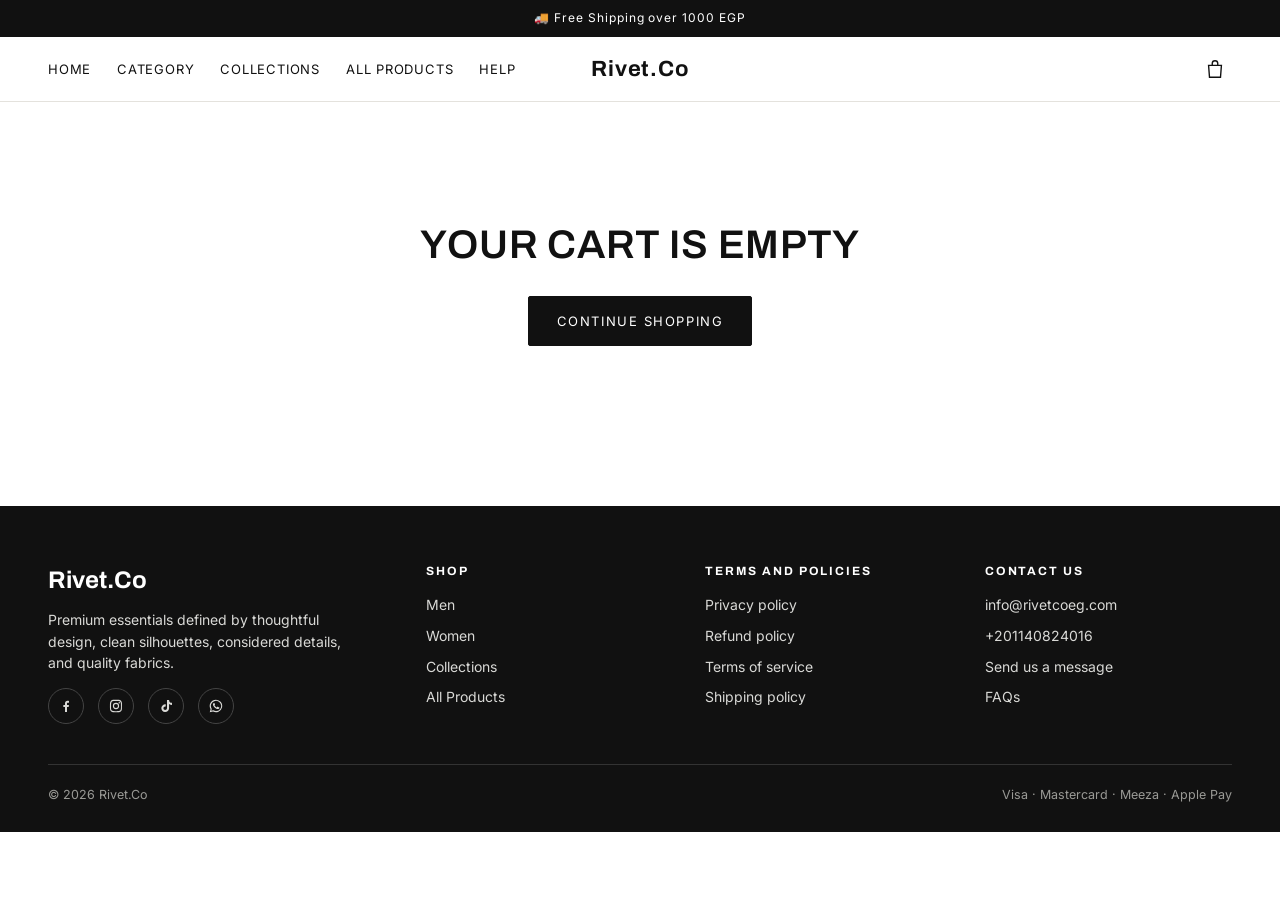
<file: cart.html>
<!doctype html>
<html lang="en">
<head>
<meta charset="utf-8">
<meta name="viewport" content="width=device-width, initial-scale=1">
<title>Your cart — Rivet.Co</title>
<meta name="description" content="Rivet.Co — premium essentials defined by thoughtful design, clean silhouettes, considered details, and quality fabrics. Shipping across Egypt.">
<meta name="theme-color" content="#111111">
<meta property="og:site_name" content="Rivet.Co">
<meta property="og:title" content="Your cart — Rivet.Co">
<link rel="icon" href="/assets/favicon.svg" type="image/svg+xml">
<link rel="preconnect" href="https://fonts.googleapis.com">
<link rel="preconnect" href="https://fonts.gstatic.com" crossorigin>
<link href="https://fonts.googleapis.com/css2?family=Archivo:wght@500;600;700&family=Inter:wght@400;500;600&display=swap" rel="stylesheet">
<link rel="stylesheet" href="/assets/css/style.css">
<meta name="robots" content="noindex">
</head>
<body data-page="cart">
<div id="chrome-top"></div>
<main id="main"><div class="loading">Loading…</div></main>
<div id="chrome-bottom"></div>
<script src="/assets/js/app.js" defer></script>
</body>
</html>
</file>
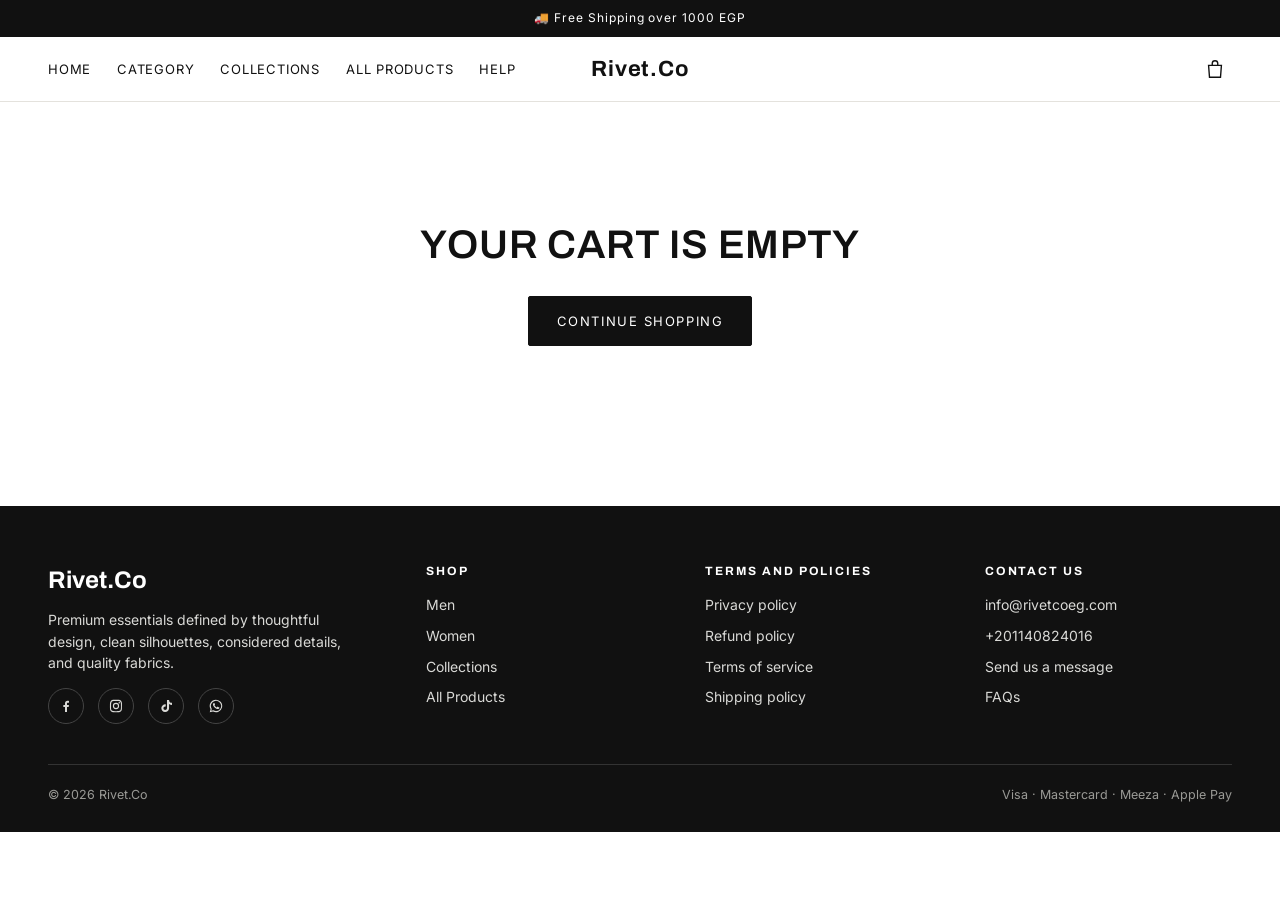
<file: checkout.html>
<!doctype html>
<html lang="en">
<head>
<meta charset="utf-8">
<meta name="viewport" content="width=device-width, initial-scale=1">
<title>Checkout — Rivet.Co</title>
<meta name="description" content="Rivet.Co — premium essentials defined by thoughtful design, clean silhouettes, considered details, and quality fabrics. Shipping across Egypt.">
<meta name="theme-color" content="#111111">
<meta property="og:site_name" content="Rivet.Co">
<meta property="og:title" content="Checkout — Rivet.Co">
<link rel="icon" href="/assets/favicon.svg" type="image/svg+xml">
<link rel="preconnect" href="https://fonts.googleapis.com">
<link rel="preconnect" href="https://fonts.gstatic.com" crossorigin>
<link href="https://fonts.googleapis.com/css2?family=Archivo:wght@500;600;700&family=Inter:wght@400;500;600&display=swap" rel="stylesheet">
<link rel="stylesheet" href="/assets/css/style.css">
<meta name="robots" content="noindex">
</head>
<body data-page="checkout">
<div id="chrome-top"></div>
<main id="main"><div class="loading">Loading…</div></main>
<div id="chrome-bottom"></div>
<script src="/assets/js/app.js" defer></script>
</body>
</html>
</file>
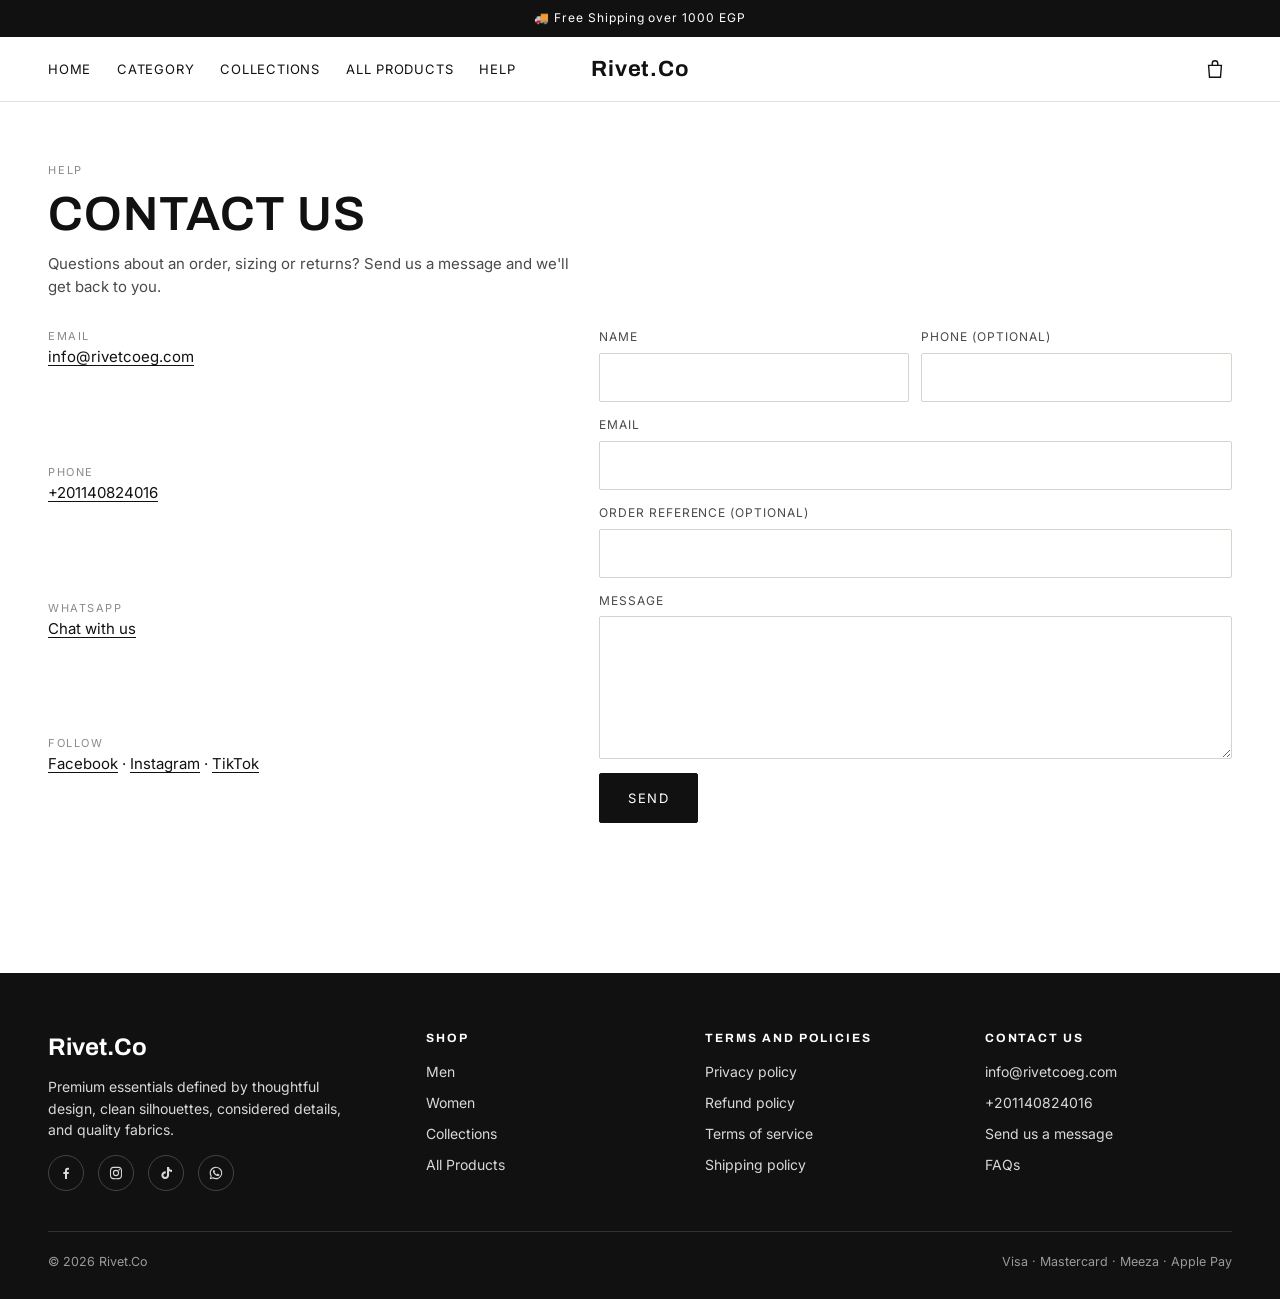
<file: contact.html>
<!doctype html>
<html lang="en">
<head>
<meta charset="utf-8">
<meta name="viewport" content="width=device-width, initial-scale=1">
<title>Contact us — Rivet.Co</title>
<meta name="description" content="Rivet.Co — premium essentials defined by thoughtful design, clean silhouettes, considered details, and quality fabrics. Shipping across Egypt.">
<meta name="theme-color" content="#111111">
<meta property="og:site_name" content="Rivet.Co">
<meta property="og:title" content="Contact us — Rivet.Co">
<link rel="icon" href="/assets/favicon.svg" type="image/svg+xml">
<link rel="preconnect" href="https://fonts.googleapis.com">
<link rel="preconnect" href="https://fonts.gstatic.com" crossorigin>
<link href="https://fonts.googleapis.com/css2?family=Archivo:wght@500;600;700&family=Inter:wght@400;500;600&display=swap" rel="stylesheet">
<link rel="stylesheet" href="/assets/css/style.css">
</head>
<body data-page="contact">
<div id="chrome-top"></div>
<main id="main">
<div class="container">
  <div class="page-title"><div class="eyebrow">Help</div><h1>Contact us</h1><p>Questions about an order, sizing or returns? Send us a message and we'll get back to you.</p></div>
  <div class="contact-grid">
    <ul class="contact-list" id="contact-list"></ul>
    <form id="contact-form" name="contact" method="POST" data-netlify="true" netlify-honeypot="company" novalidate>
      <input type="hidden" name="form-name" value="contact">
      <p class="visually-hidden"><label>Leave this empty <input name="company"></label></p>
      <div class="two">
        <div class="field"><label for="c-name">Name</label><input id="c-name" name="name" autocomplete="name" required></div>
        <div class="field"><label for="c-phone">Phone (optional)</label><input id="c-phone" name="phone" type="tel" autocomplete="tel"></div>
      </div>
      <div class="field"><label for="c-email">Email</label><input id="c-email" name="email" type="email" autocomplete="email" required></div>
      <div class="field"><label for="c-order">Order reference (optional)</label><input id="c-order" name="order"></div>
      <div class="field"><label for="c-msg">Message</label><textarea id="c-msg" name="message" rows="5" required></textarea></div>
      <button class="btn" type="submit">Send</button>
      <div class="form-msg" id="contact-msg" aria-live="polite"></div>
    </form>
  </div>
</div></main>
<div id="chrome-bottom"></div>
<script src="/assets/js/app.js" defer></script>
</body>
</html>
</file>
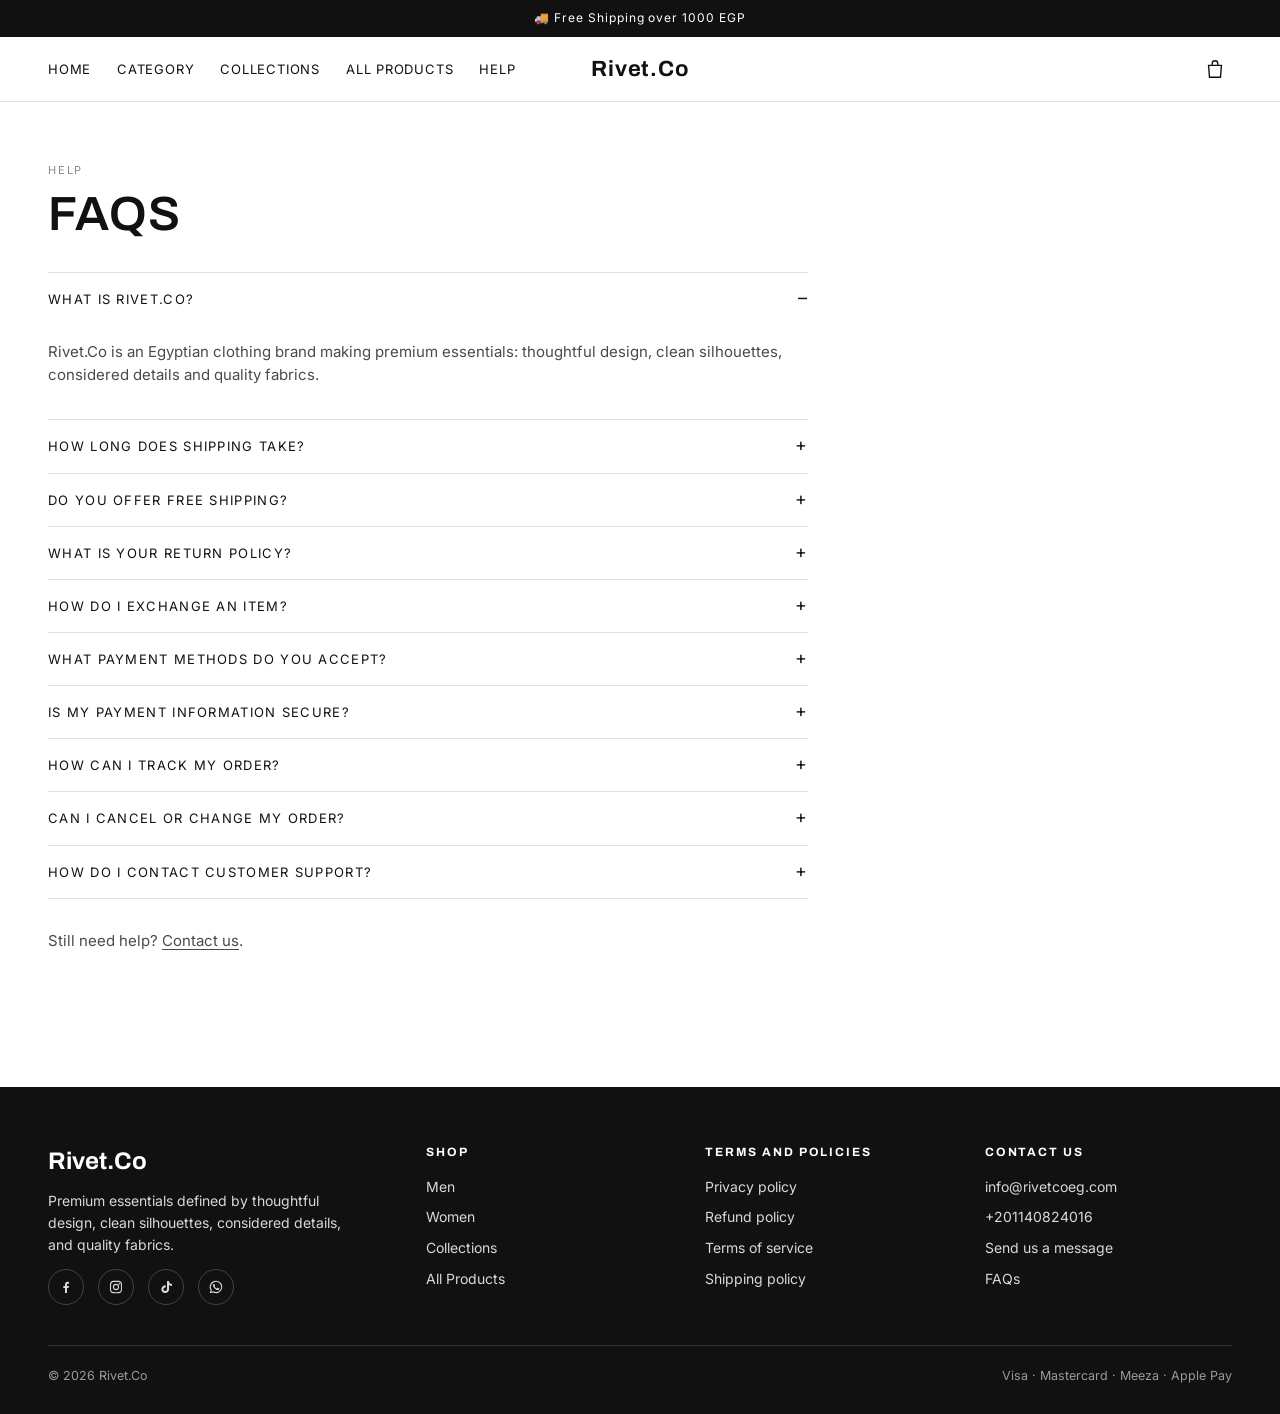
<file: faq.html>
<!doctype html>
<html lang="en">
<head>
<meta charset="utf-8">
<meta name="viewport" content="width=device-width, initial-scale=1">
<title>FAQs — Rivet.Co</title>
<meta name="description" content="Rivet.Co — premium essentials defined by thoughtful design, clean silhouettes, considered details, and quality fabrics. Shipping across Egypt.">
<meta name="theme-color" content="#111111">
<meta property="og:site_name" content="Rivet.Co">
<meta property="og:title" content="FAQs — Rivet.Co">
<link rel="icon" href="/assets/favicon.svg" type="image/svg+xml">
<link rel="preconnect" href="https://fonts.googleapis.com">
<link rel="preconnect" href="https://fonts.gstatic.com" crossorigin>
<link href="https://fonts.googleapis.com/css2?family=Archivo:wght@500;600;700&family=Inter:wght@400;500;600&display=swap" rel="stylesheet">
<link rel="stylesheet" href="/assets/css/style.css">
</head>
<body data-page="faq">
<div id="chrome-top"></div>
<main id="main"><div class="loading">Loading…</div></main>
<div id="chrome-bottom"></div>
<script src="/assets/js/app.js" defer></script>
</body>
</html>
</file>
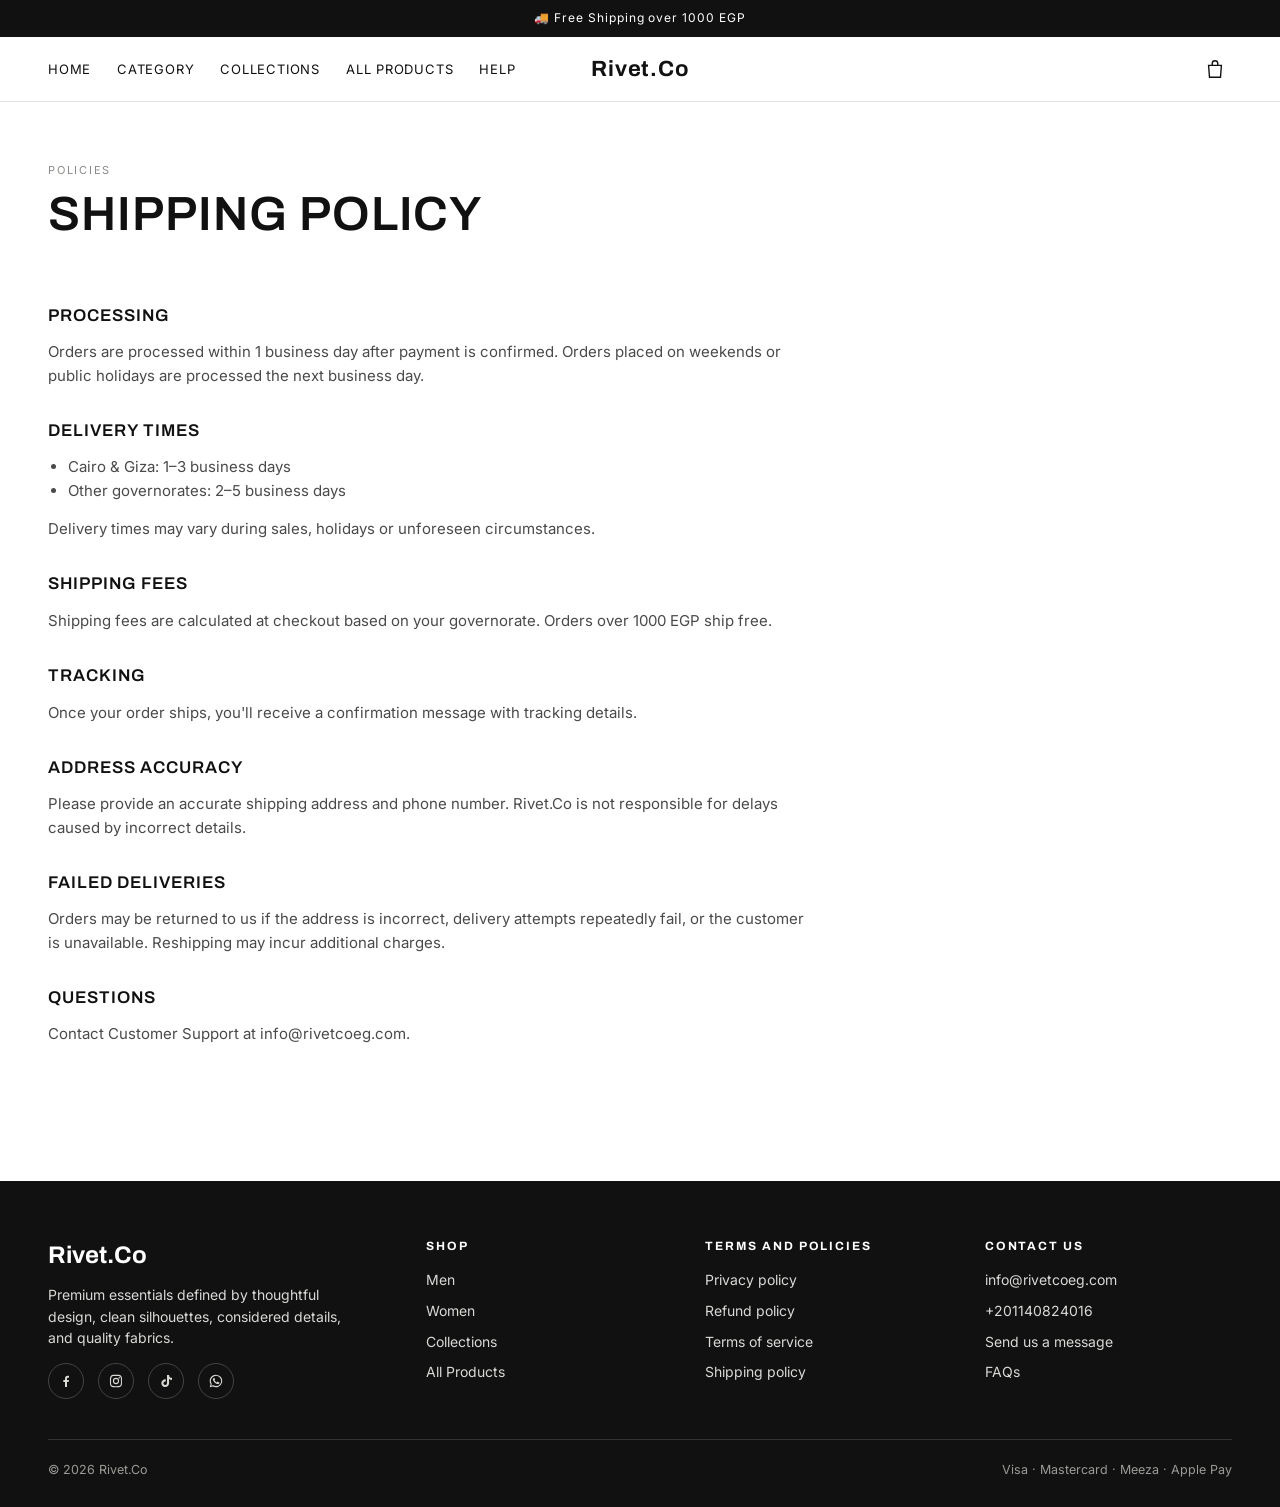
<file: policy.html>
<!doctype html>
<html lang="en">
<head>
<meta charset="utf-8">
<meta name="viewport" content="width=device-width, initial-scale=1">
<title>Policies — Rivet.Co</title>
<meta name="description" content="Rivet.Co — premium essentials defined by thoughtful design, clean silhouettes, considered details, and quality fabrics. Shipping across Egypt.">
<meta name="theme-color" content="#111111">
<meta property="og:site_name" content="Rivet.Co">
<meta property="og:title" content="Policies — Rivet.Co">
<link rel="icon" href="/assets/favicon.svg" type="image/svg+xml">
<link rel="preconnect" href="https://fonts.googleapis.com">
<link rel="preconnect" href="https://fonts.gstatic.com" crossorigin>
<link href="https://fonts.googleapis.com/css2?family=Archivo:wght@500;600;700&family=Inter:wght@400;500;600&display=swap" rel="stylesheet">
<link rel="stylesheet" href="/assets/css/style.css">
</head>
<body data-page="policy">
<div id="chrome-top"></div>
<main id="main"><div class="loading">Loading…</div></main>
<div id="chrome-bottom"></div>
<script src="/assets/js/app.js" defer></script>
</body>
</html>
</file>
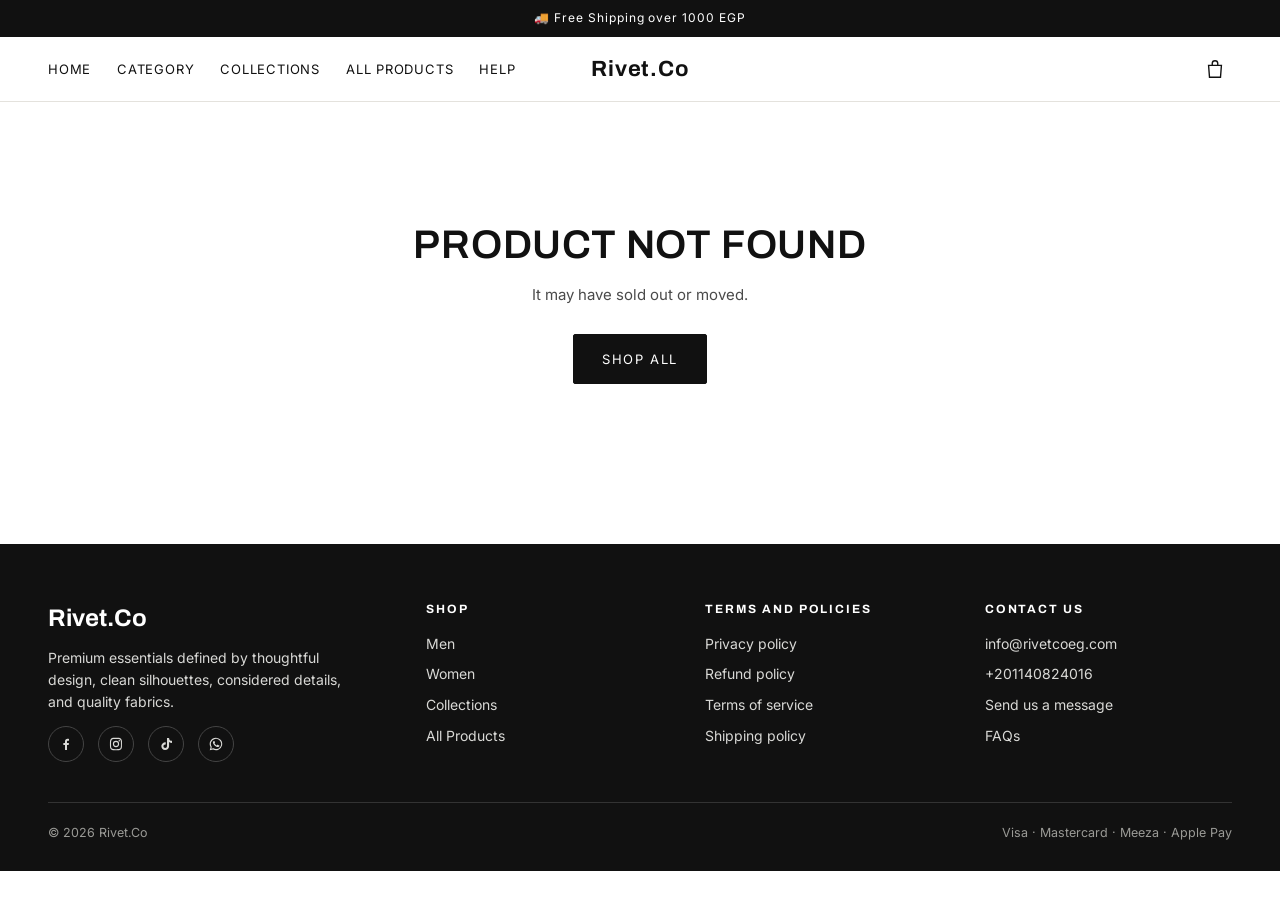
<file: product.html>
<!doctype html>
<html lang="en">
<head>
<meta charset="utf-8">
<meta name="viewport" content="width=device-width, initial-scale=1">
<title>Rivet.Co</title>
<meta name="description" content="Rivet.Co — premium essentials defined by thoughtful design, clean silhouettes, considered details, and quality fabrics. Shipping across Egypt.">
<meta name="theme-color" content="#111111">
<meta property="og:site_name" content="Rivet.Co">
<meta property="og:title" content="Rivet.Co">
<link rel="icon" href="/assets/favicon.svg" type="image/svg+xml">
<link rel="preconnect" href="https://fonts.googleapis.com">
<link rel="preconnect" href="https://fonts.gstatic.com" crossorigin>
<link href="https://fonts.googleapis.com/css2?family=Archivo:wght@500;600;700&family=Inter:wght@400;500;600&display=swap" rel="stylesheet">
<link rel="stylesheet" href="/assets/css/style.css">
</head>
<body data-page="product">
<div id="chrome-top"></div>
<main id="main"><div class="loading">Loading…</div></main>
<div id="chrome-bottom"></div>
<script src="/assets/js/app.js" defer></script>
</body>
</html>
</file>
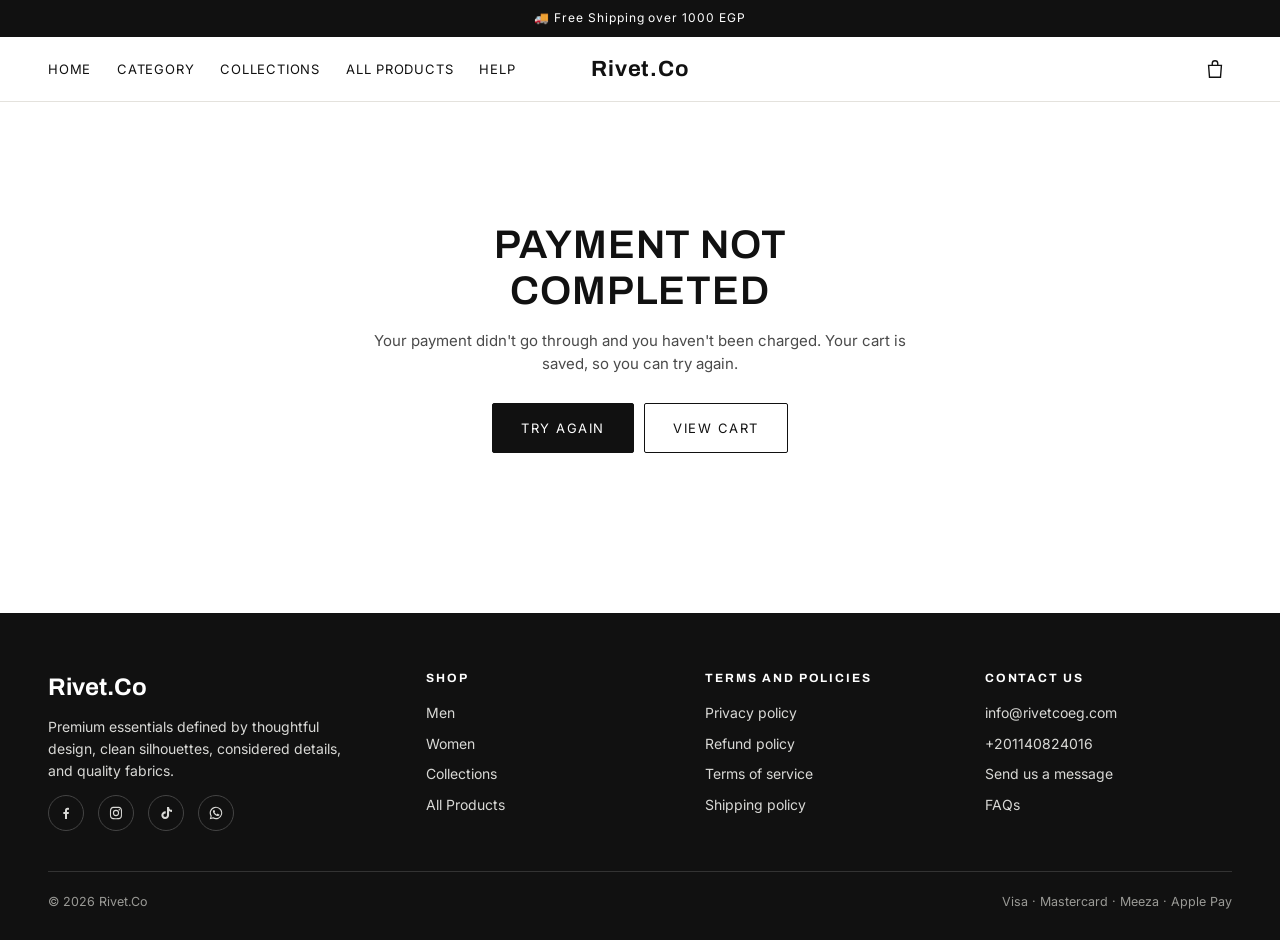
<file: thank-you.html>
<!doctype html>
<html lang="en">
<head>
<meta charset="utf-8">
<meta name="viewport" content="width=device-width, initial-scale=1">
<title>Order status — Rivet.Co</title>
<meta name="description" content="Rivet.Co — premium essentials defined by thoughtful design, clean silhouettes, considered details, and quality fabrics. Shipping across Egypt.">
<meta name="theme-color" content="#111111">
<meta property="og:site_name" content="Rivet.Co">
<meta property="og:title" content="Order status — Rivet.Co">
<link rel="icon" href="/assets/favicon.svg" type="image/svg+xml">
<link rel="preconnect" href="https://fonts.googleapis.com">
<link rel="preconnect" href="https://fonts.gstatic.com" crossorigin>
<link href="https://fonts.googleapis.com/css2?family=Archivo:wght@500;600;700&family=Inter:wght@400;500;600&display=swap" rel="stylesheet">
<link rel="stylesheet" href="/assets/css/style.css">
<meta name="robots" content="noindex">
</head>
<body data-page="thank-you">
<div id="chrome-top"></div>
<main id="main"><div class="loading">Loading…</div>
<form name="paid-orders" data-netlify="true" hidden>
  <input name="order_reference"><input name="paymob_order_id"><input name="paymob_transaction_id">
  <input name="amount_egp"><input name="customer_name"><input name="phone"><input name="email">
  <input name="governorate"><input name="city"><textarea name="address"></textarea>
  <textarea name="items"></textarea><input name="shipping_egp"><textarea name="notes"></textarea>
</form></main>
<div id="chrome-bottom"></div>
<script src="/assets/js/app.js" defer></script>
</body>
</html>
</file>
<file: assets/css/style.css>
/* Rivet.Co storefront */
:root {
  --ink: #111111;
  --ink-2: #4a4a4a;
  --muted: #8a8a86;
  --line: #e4e2dd;
  --paper: #ffffff;
  --stone: #f4f2ee;
  --sale: #a3291f;
  --ok: #1f6b3a;
  --radius: 2px;
  --max: 1320px;
  --pad: clamp(16px, 4vw, 48px);
  --head: "Archivo", "Helvetica Neue", Arial, sans-serif;
  --body: "Inter", "Helvetica Neue", Arial, sans-serif;
}

*, *::before, *::after { box-sizing: border-box; }
html { -webkit-text-size-adjust: 100%; }
body {
  margin: 0;
  font-family: var(--body);
  font-size: 15px;
  line-height: 1.55;
  color: var(--ink);
  background: var(--paper);
  -webkit-font-smoothing: antialiased;
}
img { max-width: 100%; display: block; }
a { color: inherit; text-decoration: none; }
button, input, select, textarea { font: inherit; color: inherit; }
h1, h2, h3 { font-family: var(--head); font-weight: 600; letter-spacing: 0.02em; line-height: 1.15; margin: 0; }
.container { max-width: var(--max); margin: 0 auto; padding: 0 var(--pad); }
.visually-hidden { position: absolute; width: 1px; height: 1px; overflow: hidden; clip: rect(0 0 0 0); white-space: nowrap; }
.skip { position: absolute; left: -9999px; }
.skip:focus { left: 12px; top: 12px; background: var(--ink); color: #fff; padding: 8px 12px; z-index: 100; }

/* Announcement + header */
.announce {
  background: var(--ink); color: #fff; text-align: center;
  font-size: 12px; letter-spacing: 0.08em; padding: 9px 12px;
}
.site-header {
  position: sticky; top: 0; z-index: 50; background: rgba(255,255,255,0.96);
  backdrop-filter: blur(8px); border-bottom: 1px solid var(--line);
}
.header-row {
  display: grid; grid-template-columns: 1fr auto 1fr; align-items: center;
  height: 64px;
}
.logo {
  font-family: var(--head); font-weight: 700; font-size: 22px; letter-spacing: 0.04em;
  justify-self: center;
}
.nav { display: flex; align-items: center; gap: 26px; font-size: 13px; letter-spacing: 0.06em; text-transform: uppercase; }
.nav a, .nav button { padding: 6px 0; border: 0; background: none; cursor: pointer; text-transform: uppercase; letter-spacing: 0.06em; font-size: 13px; }
.nav a:hover, .nav button:hover { color: var(--ink-2); }
.nav .has-sub { position: relative; display: flex; align-items: center; }
.nav > a, .nav .has-sub > a { display: inline-block; line-height: 1.55; }
.nav .sub {
  display: none; position: absolute; top: 100%; left: -16px; min-width: 210px;
  background: #fff; border: 1px solid var(--line); padding: 10px 0; text-transform: none; letter-spacing: 0;
}
.nav .sub a { display: block; padding: 8px 16px; text-transform: none; letter-spacing: 0; font-size: 14px; }
.nav .has-sub:hover .sub, .nav .has-sub:focus-within .sub { display: block; }
.header-actions { justify-self: end; display: flex; gap: 18px; align-items: center; }
.icon-btn { background: none; border: 0; padding: 6px; cursor: pointer; display: inline-flex; align-items: center; position: relative; }
.icon-btn svg { width: 22px; height: 22px; }
.cart-count {
  position: absolute; top: -2px; right: -4px; background: var(--ink); color: #fff;
  font-size: 10px; min-width: 17px; height: 17px; border-radius: 9px; display: grid; place-items: center; padding: 0 4px;
}
.cart-count[data-n="0"] { display: none; }
.menu-toggle { display: none; }

/* Mobile drawer */
.drawer-backdrop { position: fixed; inset: 0; background: rgba(0,0,0,0.35); opacity: 0; pointer-events: none; transition: opacity .2s; z-index: 80; }
.drawer {
  position: fixed; top: 0; bottom: 0; left: 0; width: min(86vw, 360px); background: #fff; z-index: 90;
  transform: translateX(-100%); transition: transform .25s ease; padding: 20px 24px; overflow-y: auto;
}
.drawer.right { left: auto; right: 0; transform: translateX(100%); width: min(92vw, 420px); display: flex; flex-direction: column; }
body.menu-open .drawer.left, body.cart-open .drawer.right { transform: none; }
body.menu-open .drawer-backdrop, body.cart-open .drawer-backdrop { opacity: 1; pointer-events: auto; }
.drawer-head { display: flex; justify-content: space-between; align-items: center; margin-bottom: 18px; }
.drawer-head h2 { font-size: 15px; text-transform: uppercase; letter-spacing: 0.1em; }
.drawer nav a { display: block; padding: 13px 0; border-bottom: 1px solid var(--line); font-size: 15px; }
.drawer nav .group-label { margin-top: 18px; font-size: 11px; color: var(--muted); text-transform: uppercase; letter-spacing: 0.12em; }
.drawer nav .indent { padding-left: 14px; }

@media (max-width: 900px) {
  .nav { display: none; }
  .menu-toggle { display: inline-flex; }
  .header-row { height: 58px; }
}

/* Buttons */
.btn {
  display: inline-flex; align-items: center; justify-content: center; gap: 8px;
  background: var(--ink); color: #fff; border: 1px solid var(--ink);
  padding: 14px 28px; font-size: 13px; letter-spacing: 0.12em; text-transform: uppercase;
  cursor: pointer; border-radius: var(--radius); transition: background .15s, color .15s;
}
.btn:hover { background: #2a2a2a; }
.btn.ghost { background: transparent; color: var(--ink); }
.btn.ghost:hover { background: var(--ink); color: #fff; }
.btn.light { background: #fff; color: var(--ink); border-color: #fff; }
.btn.light:hover { background: transparent; color: #fff; }
.btn.block { width: 100%; }
.btn[disabled] { opacity: .45; cursor: not-allowed; }
.link-u { text-decoration: underline; text-underline-offset: 3px; }

/* Hero */
.hero { position: relative; min-height: min(88vh, 820px); display: grid; align-items: end; color: #fff; overflow: hidden; background: #2b2b2b; }
.hero img { position: absolute; inset: 0; width: 100%; height: 100%; object-fit: cover; }
.hero::after { content: ""; position: absolute; inset: 0; background: linear-gradient(180deg, rgba(0,0,0,0) 35%, rgba(0,0,0,0.55) 100%); }
.hero-copy { position: relative; z-index: 1; padding: 0 var(--pad) clamp(40px, 8vh, 90px); max-width: var(--max); margin: 0 auto; width: 100%; }
.hero h1 { font-size: clamp(34px, 6.4vw, 84px); font-weight: 700; letter-spacing: 0.01em; max-width: 12ch; }
.hero p { font-size: clamp(15px, 1.4vw, 18px); margin: 14px 0 26px; opacity: .92; }

/* Sections */
.section { padding: clamp(48px, 8vw, 96px) 0; }
.section.tight { padding: clamp(32px, 5vw, 56px) 0; }
.section-head { display: flex; justify-content: space-between; align-items: end; gap: 16px; margin-bottom: 28px; }
.section-head h2 { font-size: clamp(22px, 2.6vw, 32px); text-transform: uppercase; }
.eyebrow { font-size: 11px; letter-spacing: 0.16em; text-transform: uppercase; color: var(--muted); margin-bottom: 8px; }

/* Slides */
.slides { position: relative; overflow: hidden; }
.slide { display: none; position: relative; min-height: min(70vh, 640px); color: #fff; background: #2b2b2b; }
.slide.active { display: grid; align-items: center; }
.slide img { position: absolute; inset: 0; width: 100%; height: 100%; object-fit: cover; }
.slide::after { content: ""; position: absolute; inset: 0; background: rgba(0,0,0,0.28); }
.slide .copy { position: relative; z-index: 1; text-align: center; width: 100%; padding: 0 var(--pad); }
.slide h2 { font-size: clamp(30px, 5vw, 64px); text-transform: uppercase; margin-bottom: 22px; }
.slide-dots { position: absolute; bottom: 18px; left: 0; right: 0; display: flex; justify-content: center; gap: 8px; z-index: 2; }
.slide-dots button { width: 26px; height: 3px; border: 0; background: rgba(255,255,255,0.45); cursor: pointer; padding: 0; }
.slide-dots button.on { background: #fff; }

/* Gender tiles / collection tiles */
.tiles { display: grid; grid-template-columns: repeat(2, 1fr); gap: clamp(10px, 1.5vw, 20px); }
.tiles.three { grid-template-columns: repeat(3, 1fr); }
.tile { position: relative; aspect-ratio: 4 / 5; overflow: hidden; background: var(--stone); color: #fff; }
.tile img { width: 100%; height: 100%; object-fit: cover; transition: transform .6s ease; }
.tile:hover img { transform: scale(1.03); }
.tile::after { content: ""; position: absolute; inset: 0; background: linear-gradient(180deg, rgba(0,0,0,0) 50%, rgba(0,0,0,0.5)); }
.tile .label { position: absolute; left: 22px; bottom: 20px; z-index: 1; }
.tile .label h3 { font-size: clamp(20px, 2.4vw, 30px); text-transform: uppercase; }
.tile .label span { font-size: 12px; letter-spacing: 0.14em; text-transform: uppercase; border-bottom: 1px solid #fff; padding-bottom: 2px; }
@media (max-width: 700px) { .tiles.three { grid-template-columns: 1fr; } .tiles.three .tile { aspect-ratio: 16 / 10; } }

/* Product grid */
.grid { display: grid; grid-template-columns: repeat(4, 1fr); gap: 34px clamp(10px, 1.5vw, 22px); }
@media (max-width: 1000px) { .grid { grid-template-columns: repeat(3, 1fr); } }
@media (max-width: 700px) { .grid { grid-template-columns: repeat(2, 1fr); gap: 26px 10px; } }
.card { display: block; }
.card .media { position: relative; aspect-ratio: 3 / 4; background: var(--stone); overflow: hidden; }
.card .media img { position: absolute; inset: 0; width: 100%; height: 100%; object-fit: cover; transition: opacity .35s ease; }
.card .media img.alt { opacity: 0; }
.card:hover .media img.alt { opacity: 1; }
.card .tag { position: absolute; top: 10px; left: 10px; z-index: 1; background: #fff; color: var(--ink); font-size: 10.5px; letter-spacing: 0.12em; text-transform: uppercase; padding: 5px 8px; }
.card .tag.sale { background: var(--sale); color: #fff; }
.card .info { padding-top: 12px; }
.card .name { font-size: 13.5px; text-transform: uppercase; letter-spacing: 0.04em; }
.card .color { font-size: 13px; color: var(--muted); }
.price { font-size: 14px; margin-top: 4px; display: flex; gap: 8px; align-items: baseline; flex-wrap: wrap; }
.price s { color: var(--muted); }
.price .now.on-sale { color: var(--sale); }

/* Shop toolbar */
.page-title { padding: clamp(32px, 5vw, 60px) 0 20px; }
.page-title h1 { font-size: clamp(28px, 4vw, 48px); text-transform: uppercase; }
.page-title p { color: var(--ink-2); margin: 10px 0 0; max-width: 60ch; }
.toolbar { display: flex; justify-content: space-between; align-items: center; gap: 12px; flex-wrap: wrap; border-top: 1px solid var(--line); border-bottom: 1px solid var(--line); padding: 12px 0; margin-bottom: 30px; font-size: 13px; }
.chips { display: flex; gap: 8px; flex-wrap: wrap; }
.chip { border: 1px solid var(--line); background: #fff; padding: 7px 14px; border-radius: 999px; cursor: pointer; font-size: 13px; }
.chip.on { background: var(--ink); color: #fff; border-color: var(--ink); }
.select { border: 1px solid var(--line); padding: 8px 10px; background: #fff; border-radius: var(--radius); }
.empty { padding: 60px 0; text-align: center; color: var(--ink-2); }

/* Product page */
.pdp { display: grid; grid-template-columns: 1.25fr 1fr; gap: clamp(24px, 4vw, 64px); padding: 28px 0 60px; }
@media (max-width: 860px) { .pdp { grid-template-columns: 1fr; padding-top: 0; } }
.gallery { display: grid; grid-template-columns: 1fr 1fr; gap: 8px; }
.gallery img { width: 100%; aspect-ratio: 3 / 4; object-fit: cover; background: var(--stone); }
.gallery img:first-child { grid-column: span 2; aspect-ratio: 4 / 5; }
@media (max-width: 860px) {
  .gallery { display: flex; overflow-x: auto; scroll-snap-type: x mandatory; gap: 0; margin: 0 calc(var(--pad) * -1); }
  .gallery img, .gallery img:first-child { flex: 0 0 100%; scroll-snap-align: start; aspect-ratio: 4 / 5; }
}
.gallery-count { display: none; text-align: center; font-size: 12px; color: var(--muted); margin-top: 8px; }
@media (max-width: 860px) { .gallery-count { display: block; } }
.buy { position: sticky; top: 96px; align-self: start; }
.buy h1 { font-size: clamp(22px, 2.4vw, 30px); text-transform: uppercase; }
.buy .color-line { color: var(--ink-2); margin-top: 6px; }
.buy .price { font-size: 18px; margin: 14px 0 6px; }
.buy .save { display: inline-block; font-size: 11px; letter-spacing: 0.1em; text-transform: uppercase; background: var(--sale); color: #fff; padding: 3px 7px; }
.opt-label { font-size: 12px; letter-spacing: 0.12em; text-transform: uppercase; margin: 24px 0 10px; display: flex; justify-content: space-between; }
.swatches { display: flex; gap: 8px; flex-wrap: wrap; }
.swatch { border: 1px solid var(--line); padding: 8px 14px; font-size: 13px; border-radius: var(--radius); }
.swatch.on { border-color: var(--ink); }
.sizes { display: grid; grid-template-columns: repeat(auto-fill, minmax(58px, 1fr)); gap: 8px; }
.size {
  border: 1px solid var(--line); background: #fff; padding: 12px 0; cursor: pointer; border-radius: var(--radius);
  font-size: 14px; text-align: center;
}
.size.on { background: var(--ink); color: #fff; border-color: var(--ink); }
.size[disabled] { color: #bbb; text-decoration: line-through; cursor: not-allowed; background: #fafafa; }
.qty { display: inline-flex; border: 1px solid var(--line); border-radius: var(--radius); }
.qty button { width: 38px; height: 40px; border: 0; background: none; cursor: pointer; font-size: 16px; }
.qty input { width: 40px; text-align: center; border: 0; -moz-appearance: textfield; }
.qty input::-webkit-outer-spin-button, .qty input::-webkit-inner-spin-button { -webkit-appearance: none; margin: 0; }
.buy-actions { display: grid; gap: 10px; margin-top: 22px; }
.form-msg { font-size: 13px; margin-top: 10px; min-height: 20px; }
.form-msg.err { color: var(--sale); }
.form-msg.ok { color: var(--ok); }
.perks { list-style: none; padding: 0; margin: 24px 0 0; display: grid; gap: 8px; font-size: 13.5px; color: var(--ink-2); }
.perks li::before { content: "—  "; color: var(--muted); }
details.acc { border-top: 1px solid var(--line); }
details.acc:last-of-type { border-bottom: 1px solid var(--line); }
details.acc summary { list-style: none; cursor: pointer; padding: 16px 0; font-size: 13px; letter-spacing: 0.1em; text-transform: uppercase; display: flex; justify-content: space-between; }
details.acc summary::-webkit-details-marker { display: none; }
details.acc summary::after { content: "+"; font-size: 18px; line-height: 1; }
details.acc[open] summary::after { content: "–"; }
details.acc .acc-body { padding: 0 0 18px; color: var(--ink-2); }
details.acc ul { margin: 0; padding-left: 18px; }
.accs { margin-top: 28px; }

/* Cart drawer + cart page */
.cart-lines { flex: 1; overflow-y: auto; }
.line { display: grid; grid-template-columns: 84px 1fr auto; gap: 14px; padding: 16px 0; border-bottom: 1px solid var(--line); }
.line img { width: 84px; aspect-ratio: 3 / 4; object-fit: cover; background: var(--stone); }
.line .t { font-size: 13px; text-transform: uppercase; letter-spacing: 0.03em; }
.line .m { font-size: 13px; color: var(--muted); }
.line .r { text-align: right; font-size: 14px; display: flex; flex-direction: column; justify-content: space-between; align-items: end; }
.line .remove { background: none; border: 0; color: var(--muted); font-size: 12px; text-decoration: underline; cursor: pointer; padding: 0; }
.line .qty { margin-top: 8px; }
.line .qty button { width: 30px; height: 32px; }
.line .qty input { width: 30px; font-size: 13px; }
.cart-foot { border-top: 1px solid var(--line); padding-top: 16px; }
.row { display: flex; justify-content: space-between; gap: 12px; font-size: 14px; margin-bottom: 8px; }
.row.total { font-size: 16px; font-weight: 600; margin: 12px 0 16px; }
.note { font-size: 12.5px; color: var(--muted); }
.progress { height: 3px; background: var(--line); margin: 8px 0 14px; }
.progress span { display: block; height: 100%; background: var(--ink); transition: width .3s; }

/* Checkout */
.checkout { display: grid; grid-template-columns: 1.2fr 1fr; gap: clamp(24px, 5vw, 72px); padding: 20px 0 80px; }
@media (max-width: 860px) { .checkout { grid-template-columns: 1fr; } .checkout .summary { order: -1; } }
.field { display: grid; gap: 6px; margin-bottom: 14px; }
.field label { font-size: 12px; letter-spacing: 0.08em; text-transform: uppercase; color: var(--ink-2); }
.field input, .field select, .field textarea {
  border: 1px solid #d6d3cd; padding: 12px 13px; border-radius: var(--radius); background: #fff; width: 100%;
}
.field [aria-invalid="true"] { border-color: var(--sale); }
.field input:focus, .field select:focus, .field textarea:focus { outline: 2px solid var(--ink); outline-offset: -1px; border-color: var(--ink); }
.two { display: grid; grid-template-columns: 1fr 1fr; gap: 12px; }
@media (max-width: 520px) { .two { grid-template-columns: 1fr; } }
.summary { background: var(--stone); padding: 24px; align-self: start; position: sticky; top: 96px; }
.summary h2 { font-size: 15px; text-transform: uppercase; letter-spacing: 0.1em; margin-bottom: 10px; }
.summary .line { grid-template-columns: 64px 1fr auto; }
.summary .line img { width: 64px; }
.pay-logos { display: flex; gap: 8px; flex-wrap: wrap; margin-top: 12px; }
.pay-logos span { border: 1px solid var(--line); background: #fff; font-size: 11px; padding: 4px 8px; letter-spacing: 0.06em; }
fieldset { border: 0; padding: 0; margin: 0 0 24px; }
legend { font-family: var(--head); font-weight: 600; font-size: 15px; text-transform: uppercase; letter-spacing: 0.1em; margin-bottom: 14px; }

/* Content pages */
.prose { max-width: 760px; padding: 10px 0 80px; }
.prose h2 { font-size: 17px; text-transform: uppercase; letter-spacing: 0.06em; margin: 34px 0 10px; }
.prose p, .prose li { color: var(--ink-2); }
.prose ul { padding-left: 20px; }
.contact-grid { display: grid; grid-template-columns: 1fr 1.3fr; gap: clamp(24px, 5vw, 72px); padding: 10px 0 80px; }
@media (max-width: 800px) { .contact-grid { grid-template-columns: 1fr; } }
.contact-list { list-style: none; padding: 0; margin: 0; display: grid; gap: 18px; }
.contact-list .k { font-size: 11px; letter-spacing: 0.14em; text-transform: uppercase; color: var(--muted); }

/* Badges */
.badges { display: grid; grid-template-columns: repeat(4, 1fr); gap: 20px; border-top: 1px solid var(--line); border-bottom: 1px solid var(--line); padding: 34px 0; }
@media (max-width: 800px) { .badges { grid-template-columns: repeat(2, 1fr); gap: 26px 16px; } }
.badge { text-align: center; }
.badge svg { width: 26px; height: 26px; margin: 0 auto 10px; }
.badge h3 { font-size: 12.5px; text-transform: uppercase; letter-spacing: 0.12em; }
.badge p { font-size: 13px; color: var(--ink-2); margin: 6px 0 0; }

/* Footer */
.site-footer { background: var(--ink); color: #d9d9d6; margin-top: 40px; padding: 56px 0 28px; font-size: 14px; }
.foot-grid { display: grid; grid-template-columns: 1.4fr 1fr 1fr 1fr; gap: 32px; }
@media (max-width: 860px) { .foot-grid { grid-template-columns: 1fr 1fr; } }
@media (max-width: 520px) { .foot-grid { grid-template-columns: 1fr; } }
.site-footer h4 { font-family: var(--head); color: #fff; font-size: 12px; letter-spacing: 0.16em; text-transform: uppercase; margin: 0 0 14px; }
.site-footer .brand { font-family: var(--head); font-size: 24px; font-weight: 700; color: #fff; }
.site-footer ul { list-style: none; padding: 0; margin: 0; display: grid; gap: 9px; }
.site-footer a:hover { color: #fff; text-decoration: underline; text-underline-offset: 3px; }
.foot-bottom { border-top: 1px solid #333; margin-top: 40px; padding-top: 20px; display: flex; justify-content: space-between; gap: 12px; flex-wrap: wrap; font-size: 12.5px; color: #9a9a96; }
.socials { display: flex; gap: 14px; margin-top: 14px; }
.socials a { display: inline-flex; width: 36px; height: 36px; border: 1px solid #444; border-radius: 50%; align-items: center; justify-content: center; }
.socials svg { width: 16px; height: 16px; fill: currentColor; }

/* Toast */
.toast { position: fixed; left: 50%; bottom: 24px; transform: translate(-50%, 30px); background: var(--ink); color: #fff; padding: 12px 18px; font-size: 13.5px; opacity: 0; transition: all .25s; z-index: 120; pointer-events: none; }
.toast.show { opacity: 1; transform: translate(-50%, 0); }

/* Status page */
.status { text-align: center; padding: clamp(60px, 10vw, 120px) 0; max-width: 560px; margin: 0 auto; }
.status h1 { font-size: clamp(26px, 3.4vw, 40px); text-transform: uppercase; margin-bottom: 14px; }
.status p { color: var(--ink-2); }
.status .actions { margin-top: 28px; display: flex; gap: 10px; justify-content: center; flex-wrap: wrap; }

.loading { min-height: 50vh; display: grid; place-items: center; color: var(--muted); font-size: 13px; letter-spacing: 0.1em; text-transform: uppercase; }
.img-fallback { background: var(--stone); }
</file>
